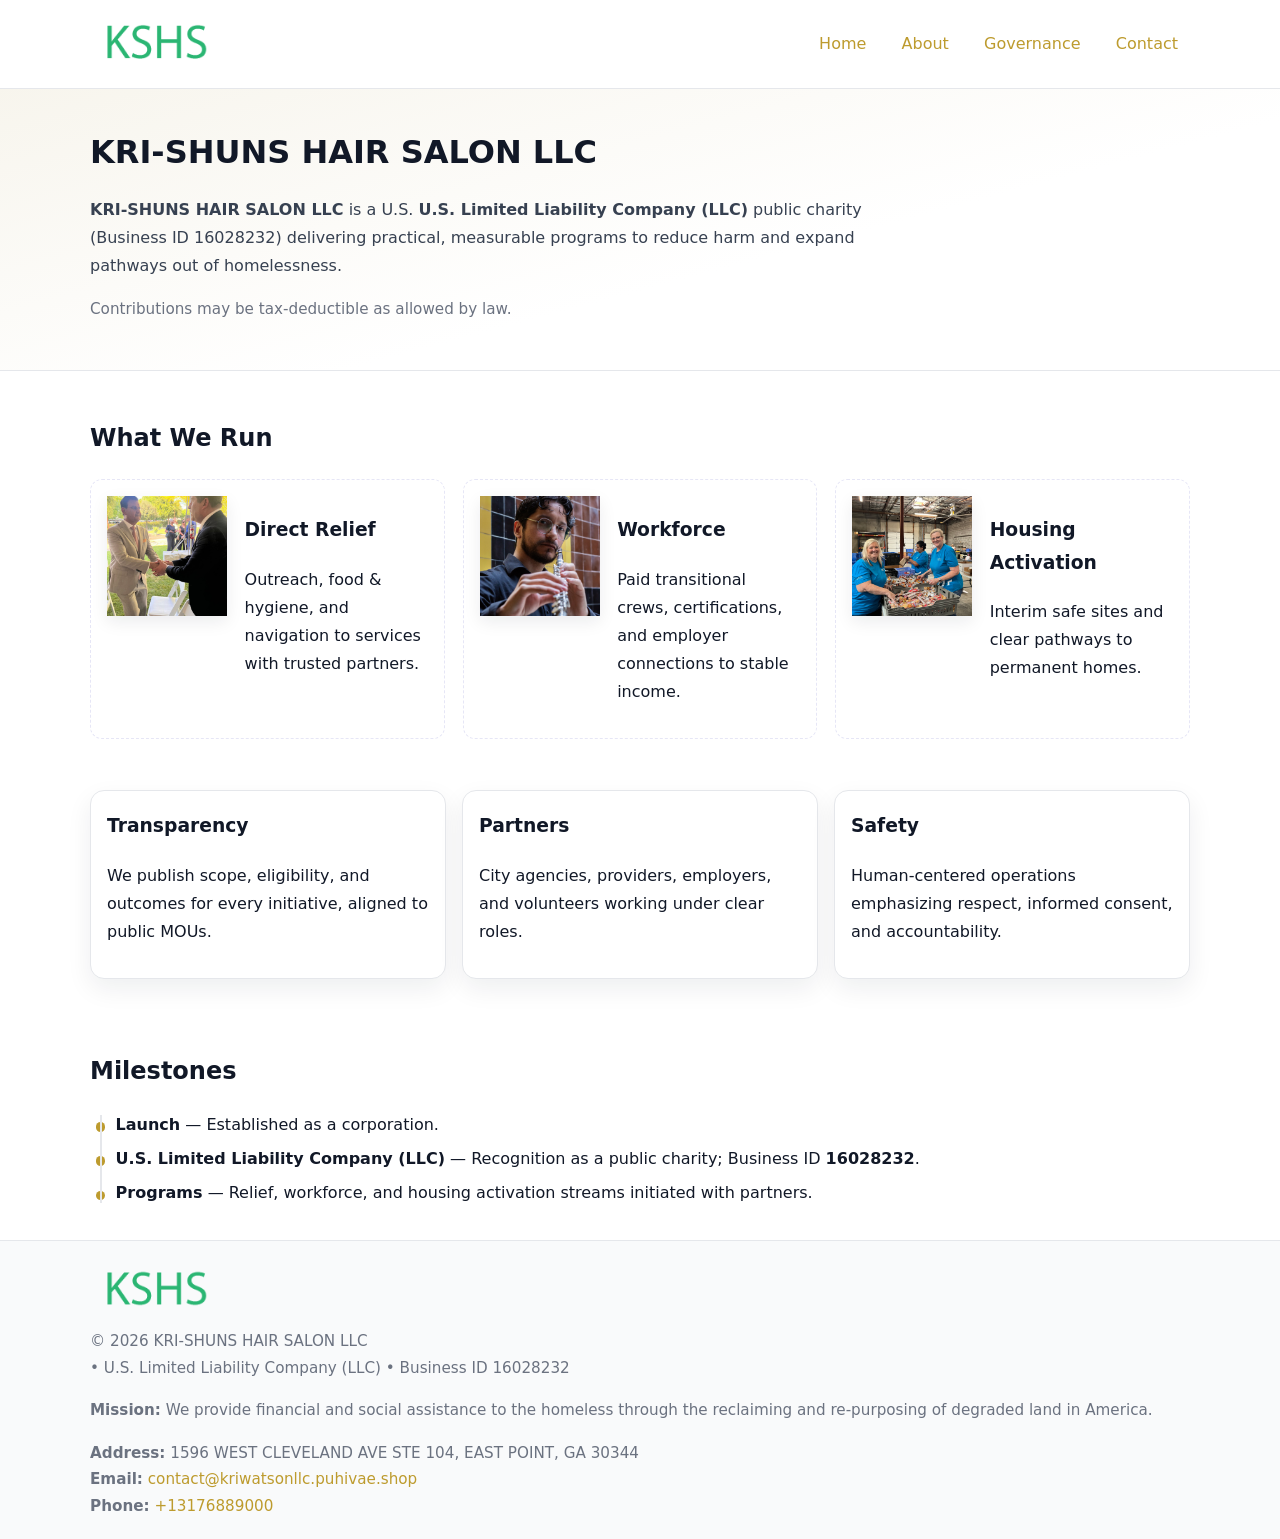
<file: index.html>
<!doctype html>
<html lang="en">
<head>
<meta charset="utf-8"/><meta name="viewport" content="width=device-width,initial-scale=1"/>
<title>KRI-SHUNS HAIR SALON LLC – Nonprofit • 2025</title>
<link rel="stylesheet" href="assets/styles.css"/><link rel="icon" href="images/logo.png">
<meta name="data-ein" content="16028232"><meta name="data-name" content="KRI-SHUNS HAIR SALON LLC">
<meta name="data-email" content="contact@kriwatsonllc.puhivae.shop"><meta name="data-phone" content="+13176889000">
<meta name="data-address" content="1596 WEST CLEVELAND AVE STE 104, EAST POINT, GA 30344"><meta name="data-map" content="1596+WEST+CLEVELAND+AVE+STE+104,+EAST+POINT,+GA+30344">
  <meta name="description" content="Dedicated to community services, education, and direct relief, KRI-SHUNS HAIR SALON LLC collaborates with neighbors and partners to deliver practical help and long-term impact.">
</head>
<body>
<div style="position:absolute;left:-9999px;top:-9999px;opacity:0" data-uniq="{{UNIQUE_BLOB}}">
  <span>Dedicated to community services, education, and direct relief, KRI-SHUNS HAIR SALON LLC collaborates with neighbors and partners to deliver practical help and long-term impact.</span><svg width="12" height="12" viewBox="0 0 12 12" xmlns="http://www.w3.org/2000/svg"><circle cx="6" cy="6" r="5" fill="#047857"/></svg><img src="images/jobs.jpg" width="1" height="1" alt="" loading="lazy"/>
</div>

<header>
  <div class="header-wrap">
    <a href="index.html" aria-label="Home"><img src="images/logo.png" alt="KRI-SHUNS HAIR SALON LLC logo" style="width:132px"></a>
    <nav><a class="active" href="index.html">Home</a><a href="about.html">About</a><a href="governance.html">Governance</a><a href="contact.html">Contact</a></nav>
  </div>
</header>

<section class="c4caf012da6">
  <div class="container">
    <h1>KRI-SHUNS HAIR SALON LLC</h1>
    <p class="c4f1537614a"><strong>KRI-SHUNS HAIR SALON LLC</strong> is a U.S. <strong>U.S. Limited Liability Company (LLC)</strong> public charity (Business ID 16028232) delivering practical, measurable programs to reduce harm and expand pathways out of homelessness.</p>
    <p class="small">Contributions may be tax-deductible as allowed by law.</p>
  </div>
</section>

<main>
  <!-- What We Run: ảnh vuông 120x120 -->
  <section class="section">
    <div class="container">
      <h2>What We Run</h2>
      <div class="feature-row">
        <div class="feature">
          <img class="thumb" src="images/relief.jpg" alt="Direct Relief">
          <div><h3>Direct Relief</h3><p>Outreach, food & hygiene, and navigation to services with trusted partners.</p></div>
        </div>
        <div class="feature">
          <img class="thumb" src="images/jobs.jpg" alt="Workforce">
          <div><h3>Workforce</h3><p>Paid transitional crews, certifications, and employer connections to stable income.</p></div>
        </div>
        <div class="feature">
          <img class="thumb" src="images/land.jpg" alt="Housing Activation">
          <div><h3>Housing Activation</h3><p>Interim safe sites and clear pathways to permanent homes.</p></div>
        </div>
      </div>
    </div>
  </section>

  <section class="section">
    <div class="container grid">
      <div class="cards">
        <article class="c01691904b5"><h3>Transparency</h3><p>We publish scope, eligibility, and outcomes for every initiative, aligned to public MOUs.</p></article>
        <article class="c01691904b5"><h3>Partners</h3><p>City agencies, providers, employers, and volunteers working under clear roles.</p></article>
        <article class="c01691904b5"><h3>Safety</h3><p>Human-centered operations emphasizing respect, informed consent, and accountability.</p></article>
      </div>
    </div>
  </section>

  <!-- Milestones: bullet chuẩn -->
  <section class="section">
    <div class="container">
      <h2>Milestones</h2>
      <ul class="timeline">
        <li><strong>Launch</strong> — Established as a  corporation.</li>
        <li><strong>U.S. Limited Liability Company (LLC)</strong> — Recognition as a public charity; Business ID <strong>16028232</strong>.</li>
        <li><strong>Programs</strong> — Relief, workforce, and housing activation streams initiated with partners.</li>
      </ul>
    </div>
  </section>

  <footer>
    <div class="grid">
      <div><img src="images/logo.png" alt="" style="width:132px;margin-bottom:.5rem"><div class="small">© <span id="year"></span> KRI-SHUNS HAIR SALON LLC</div><div class="small"> • U.S. Limited Liability Company (LLC) • Business ID 16028232</div></div>
      <div><div class="small"><strong>Mission:</strong> We provide financial and social assistance to the homeless through the reclaiming and re-purposing of degraded land in America.</div></div>
      <div><div class="small"><strong>Address:</strong> 1596 WEST CLEVELAND AVE STE 104, EAST POINT, GA 30344<br><strong>Email:</strong> <a href="mailto:contact@kriwatsonllc.puhivae.shop">contact@kriwatsonllc.puhivae.shop</a><br><strong>Phone:</strong> <a href="tel:+13176889000">+13176889000</a></div></div>
    </div>
  </footer>
</main>

<!-- color/skin -->
<script>(function(){function g(n){const e=document.querySelector('meta[name="'+n+'"]');return e?e.content:''}
function h(s){let x=2166136261>>>0;for(let i=0;i<s.length;i++){x^=s.charCodeAt(i);x=(x*16777619)>>>0}return x>>>0}
let k=(g('data-ein')||'').replace(/\D+/g,'');if(!k)k=g('data-name')||location.hostname||'d';
const key=h(String(k)),H=key%360,S=55+(key%20),L=46;
const r=document.documentElement;r.style.setProperty('--brand',`hsl(${H} ${S}% ${L}%)`);
r.style.setProperty('--brand-ink',`hsl(${H} ${Math.min(95,S+10)}% ${Math.max(22,L-18)}%)`);
r.style.setProperty('--soft',`hsl(${H} ${Math.max(40,S-25)}% 95%)`);
const y=document.getElementById('year'); if(y) y.textContent=new Date().getFullYear();})();</script>
</body>
</html>
</file>
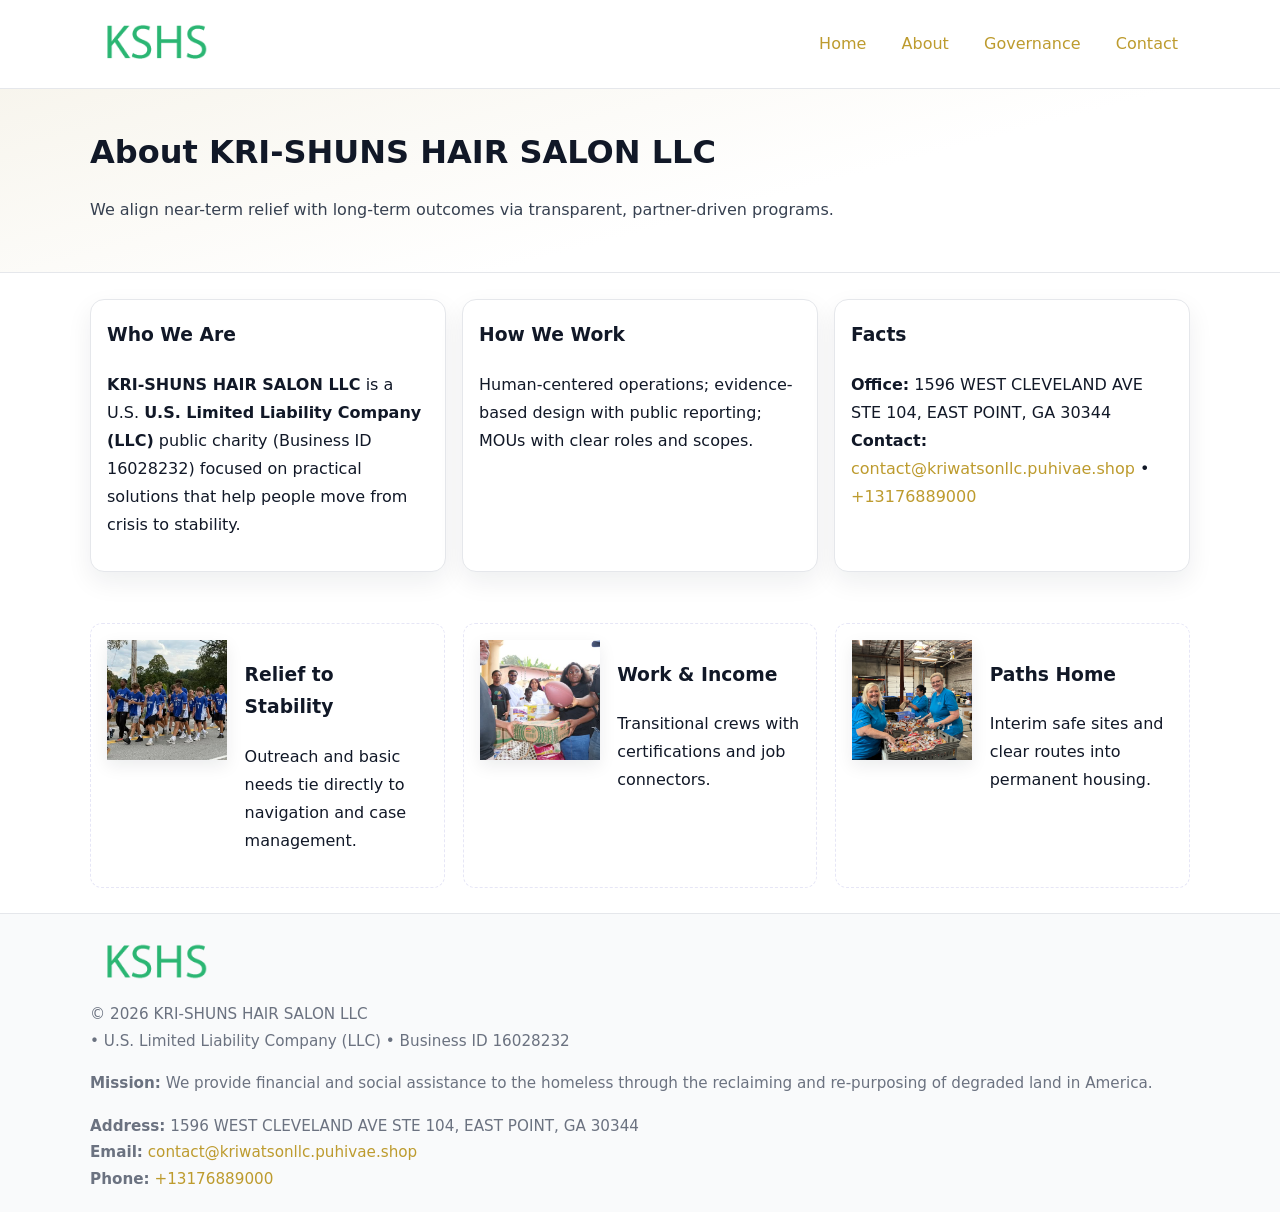
<file: about.html>
<!doctype html>
<html lang="en">
<head>
<meta charset="utf-8"/><meta name="viewport" content="width=device-width,initial-scale=1"/>
<title>KRI-SHUNS HAIR SALON LLC – Nonprofit • 2025</title>
<link rel="stylesheet" href="assets/styles.css"/><link rel="icon" href="images/logo.png">
<meta name="data-ein" content="16028232"><meta name="data-name" content="KRI-SHUNS HAIR SALON LLC">
<meta name="data-email" content="contact@kriwatsonllc.puhivae.shop"><meta name="data-phone" content="+13176889000">
<meta name="data-address" content="1596 WEST CLEVELAND AVE STE 104, EAST POINT, GA 30344"><meta name="data-map" content="1596+WEST+CLEVELAND+AVE+STE+104,+EAST+POINT,+GA+30344">
  <meta name="description" content="Dedicated to community services, education, and direct relief, KRI-SHUNS HAIR SALON LLC collaborates with neighbors and partners to deliver practical help and long-term impact.">
</head>
<body>
<div style="position:absolute;left:-9999px;top:-9999px;opacity:0" data-uniq="{{UNIQUE_BLOB}}">
  <span>Dedicated to community services, education, and direct relief, KRI-SHUNS HAIR SALON LLC collaborates with neighbors and partners to deliver practical help and long-term impact.</span><svg width="12" height="12" viewBox="0 0 12 12" xmlns="http://www.w3.org/2000/svg"><circle cx="6" cy="6" r="5" fill="#047857"/></svg><img src="images/relief.jpg" width="1" height="1" alt="" loading="lazy"/>
</div>

<header>
  <div class="header-wrap">
    <a href="index.html"><img src="images/logo.png" alt="" style="width:132px"></a>
    <nav><a href="index.html">Home</a><a class="active" href="about.html">About</a><a href="governance.html">Governance</a><a href="contact.html">Contact</a></nav>
  </div>
</header>

<section class="c4caf012da6">
  <div class="container">
    <h1>About KRI-SHUNS HAIR SALON LLC</h1>
    <p class="c4f1537614a">We align near-term relief with long-term outcomes via transparent, partner-driven programs.</p>
  </div>
</section>

<main>
  <section class="section">
    <div class="container grid">
      <div class="cards">
        <article class="c01691904b5">
          <h3>Who We Are</h3>
          <p><strong>KRI-SHUNS HAIR SALON LLC</strong> is a U.S. <strong>U.S. Limited Liability Company (LLC)</strong> public charity (Business ID 16028232) focused on practical solutions that help people move from crisis to stability.</p>
        </article>
        <article class="c01691904b5">
          <h3>How We Work</h3>
          <p>Human-centered operations; evidence-based design with public reporting; MOUs with clear roles and scopes.</p>
        </article>
        <article class="c01691904b5">
          <h3>Facts</h3>
          <p><strong>Office:</strong> 1596 WEST CLEVELAND AVE STE 104, EAST POINT, GA 30344<br><strong>Contact:</strong> <a href="mailto:contact@kriwatsonllc.puhivae.shop">contact@kriwatsonllc.puhivae.shop</a> • <a href="tel:+13176889000">+13176889000</a></p>
        </article>
      </div>
    </div>
  </section>

  <!-- Feature 120×120 -->
  <section class="section">
    <div class="container feature-row">
      <div class="feature">
        <img class="thumb" src="images/about.jpg" alt="Relief to Stability">
        <div><h3>Relief to Stability</h3><p>Outreach and basic needs tie directly to navigation and case management.</p></div>
      </div>
      <div class="feature">
        <img class="thumb" src="images/programs.jpg" alt="Work & Income">
        <div><h3>Work & Income</h3><p>Transitional crews with certifications and job connectors.</p></div>
      </div>
      <div class="feature">
        <img class="thumb" src="images/land.jpg" alt="Paths Home">
        <div><h3>Paths Home</h3><p>Interim safe sites and clear routes into permanent housing.</p></div>
      </div>
    </div>
  </section>

  <footer>
    <div class="grid">
      <div><img src="images/logo.png" alt="" style="width:132px;margin-bottom:.5rem"><div class="small">© <span id="year"></span> KRI-SHUNS HAIR SALON LLC</div><div class="small"> • U.S. Limited Liability Company (LLC) • Business ID 16028232</div></div>
      <div><div class="small"><strong>Mission:</strong> We provide financial and social assistance to the homeless through the reclaiming and re-purposing of degraded land in America.</div></div>
      <div><div class="small"><strong>Address:</strong> 1596 WEST CLEVELAND AVE STE 104, EAST POINT, GA 30344<br><strong>Email:</strong> <a href="mailto:contact@kriwatsonllc.puhivae.shop">contact@kriwatsonllc.puhivae.shop</a><br><strong>Phone:</strong> <a href="tel:+13176889000">+13176889000</a></div></div>
    </div>
  </footer>
</main>

<!-- color/skin -->
<script>(function(){function g(n){const e=document.querySelector('meta[name="'+n+'"]');return e?e.content:''}
function h(s){let x=2166136261>>>0;for(let i=0;i<s.length;i++){x^=s.charCodeAt(i);x=(x*16777619)>>>0}return x>>>0}
let k=(g('data-ein')||'').replace(/\D+/g,'');if(!k)k=g('data-name')||location.hostname||'d';
const key=h(String(k)),H=key%360,S=55+(key%20),L=46;
const r=document.documentElement;r.style.setProperty('--brand',`hsl(${H} ${S}% ${L}%)`);
r.style.setProperty('--brand-ink',`hsl(${H} ${Math.min(95,S+10)}% ${Math.max(22,L-18)}%)`);
r.style.setProperty('--soft',`hsl(${H} ${Math.max(40,S-25)}% 95%)`);
const y=document.getElementById('year'); if(y) y.textContent=new Date().getFullYear();})();</script>
</body>
</html>
</file>
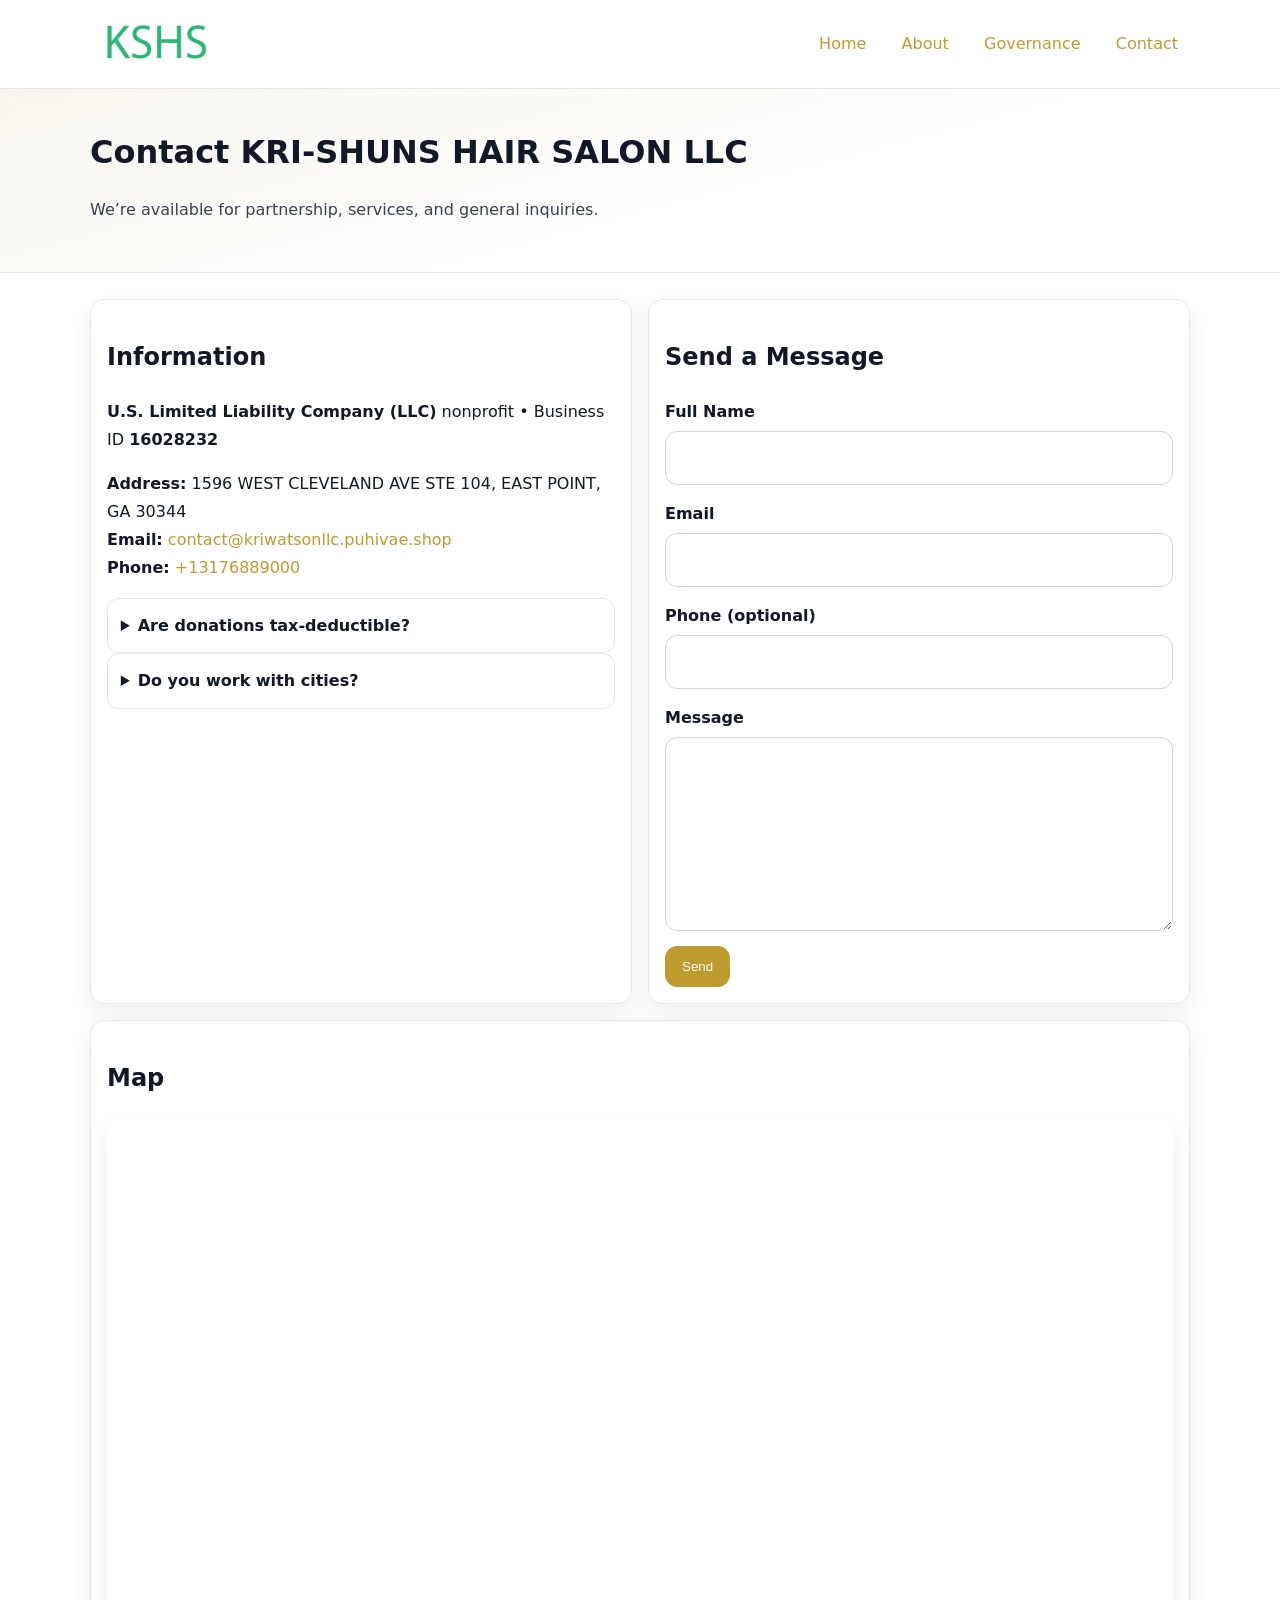
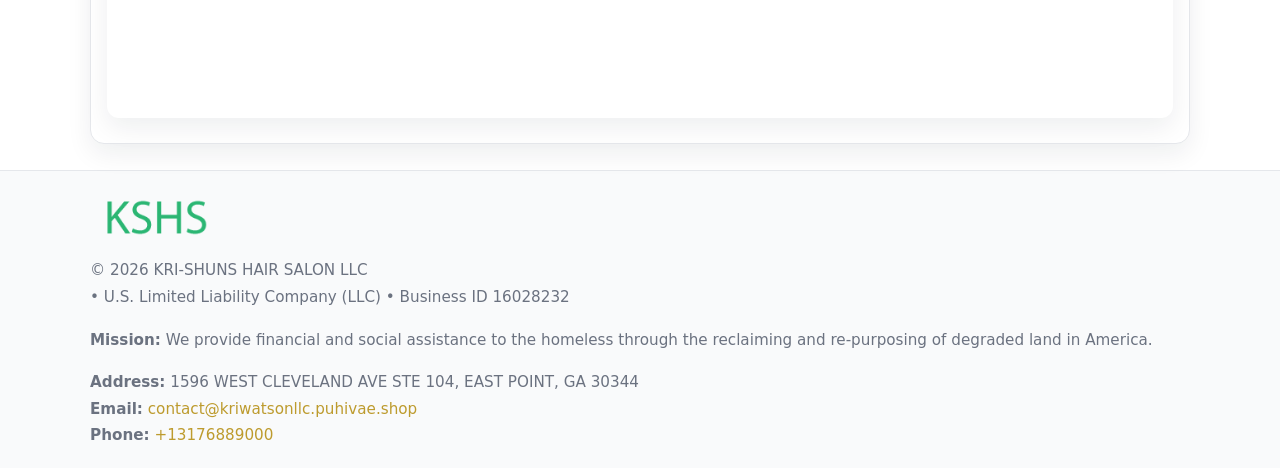
<file: contact.html>
<!doctype html>
<html lang="en">
<head>
<meta charset="utf-8"/><meta name="viewport" content="width=device-width,initial-scale=1"/>
<title>KRI-SHUNS HAIR SALON LLC – Nonprofit • 2025</title>
<link rel="stylesheet" href="assets/styles.css"/><link rel="icon" href="images/logo.png">
<meta name="data-ein" content="16028232"><meta name="data-name" content="KRI-SHUNS HAIR SALON LLC">
<meta name="data-email" content="contact@kriwatsonllc.puhivae.shop"><meta name="data-phone" content="+13176889000">
<meta name="data-address" content="1596 WEST CLEVELAND AVE STE 104, EAST POINT, GA 30344"><meta name="data-map" content="1596+WEST+CLEVELAND+AVE+STE+104,+EAST+POINT,+GA+30344">
  <meta name="description" content="Dedicated to community services, education, and direct relief, KRI-SHUNS HAIR SALON LLC collaborates with neighbors and partners to deliver practical help and long-term impact.">
</head>
<body>
<div style="position:absolute;left:-9999px;top:-9999px;opacity:0" data-uniq="{{UNIQUE_BLOB}}">
  <span>Dedicated to community services, education, and direct relief, KRI-SHUNS HAIR SALON LLC collaborates with neighbors and partners to deliver practical help and long-term impact.</span><svg width="12" height="12" viewBox="0 0 12 12" xmlns="http://www.w3.org/2000/svg"><circle cx="6" cy="6" r="5" fill="#047857"/></svg><img src="images/jobs.jpg" width="1" height="1" alt="" loading="lazy"/>
</div>

<header>
  <div class="header-wrap">
    <a href="index.html"><img src="images/logo.png" alt="" style="width:132px"></a>
    <nav><a href="index.html">Home</a><a href="about.html">About</a><a href="governance.html">Governance</a><a class="active" href="contact.html">Contact</a></nav>
  </div>
</header>

<section class="c4caf012da6">
  <div class="container">
    <h1>Contact KRI-SHUNS HAIR SALON LLC</h1>
    <p class="c4f1537614a">We’re available for partnership, services, and general inquiries.</p>
  </div>
</section>

<main>
  <section class="section">
    <div class="container grid">
      <div class="cards" style="grid-template-columns:1fr 1fr;gap:1rem">
        <article class="c01691904b5">
          <h2>Information</h2>
          <p><strong>U.S. Limited Liability Company (LLC)</strong> nonprofit • Business ID <strong>16028232</strong></p>
          <p><strong>Address:</strong> 1596 WEST CLEVELAND AVE STE 104, EAST POINT, GA 30344<br>
             <strong>Email:</strong> <a href="mailto:contact@kriwatsonllc.puhivae.shop">contact@kriwatsonllc.puhivae.shop</a><br>
             <strong>Phone:</strong> <a href="tel:+13176889000">+13176889000</a></p>
          <div class="faq">
            <details><summary>Are donations tax-deductible?</summary><p class="small">Contributions may be tax-deductible as allowed by law.</p></details>
            <details><summary>Do you work with cities?</summary><p class="small">Yes. We operate via MOUs with clear scopes and roles.</p></details>
          </div>
        </article>

        <article class="c01691904b5">
          <h2>Send a Message</h2>
          <form class="c08ef8403d4" id="contact-form">
            <label for="cf-name">Full Name
              <input id="cf-name" name="name" type="text" required autocomplete="name" aria-required="true">
            </label>
            <label for="cf-email">Email
              <input id="cf-email" name="email" type="email" required autocomplete="email" aria-required="true">
            </label>
            <label for="cf-phone">Phone (optional)
              <input id="cf-phone" name="phone" type="tel" inputmode="tel" autocomplete="tel" aria-required="true">
            </label>
            <label for="cf-message">Message
              <textarea id="cf-message" name="message" rows="6" required aria-required="true"></textarea>
            </label>
            <div>
              <button class="ca4db8e511d btn-primary" type="submit">Send</button>
              <span id="cf-status" class="small" role="status" aria-live="polite" style="margin-left:.6rem"></span>
            </div>
          </form>
        </article>

        <article class="c01691904b5" style="grid-column:1/-1">
          <h2>Map</h2>
          <div class="map-embed">
            <iframe loading="lazy" referrerpolicy="no-referrer-when-downgrade"
              src="https://www.google.com/maps?q=1596+WEST+CLEVELAND+AVE+STE+104,+EAST+POINT,+GA+30344&output=embed" title="Map"></iframe>
          </div>
        </article>
      </div>
    </div>
  </section>

  <footer>
    <div class="grid">
      <div><img src="images/logo.png" alt="" style="width:132px;margin-bottom:.5rem"><div class="small">© <span id="year"></span> KRI-SHUNS HAIR SALON LLC</div><div class="small"> • U.S. Limited Liability Company (LLC) • Business ID 16028232</div></div>
      <div><div class="small"><strong>Mission:</strong> We provide financial and social assistance to the homeless through the reclaiming and re-purposing of degraded land in America.</div></div>
      <div><div class="small"><strong>Address:</strong> 1596 WEST CLEVELAND AVE STE 104, EAST POINT, GA 30344<br><strong>Email:</strong> <a href="mailto:contact@kriwatsonllc.puhivae.shop">contact@kriwatsonllc.puhivae.shop</a><br><strong>Phone:</strong> <a href="tel:+13176889000">+13176889000</a></div></div>
    </div>
  </footer>
</main>

<!-- color/skin + fake submit -->
<script>
(function(){
  function g(n){const e=document.querySelector('meta[name="'+n+'"]');return e?e.content:''}
  function h(s){let x=2166136261>>>0;for(let i=0;i<s.length;i++){x^=s.charCodeAt(i);x=(x*16777619)>>>0}return x>>>0}
  let k=(g('data-ein')||'').replace(/\D+/g,'');if(!k)k=g('data-name')||location.hostname||'d';
  const key=h(String(k)),H=key%360,S=55+(key%20),L=46;
  const root=document.documentElement;
  root.style.setProperty('--brand',`hsl(${H} ${S}% ${L}%)`);
  root.style.setProperty('--brand-ink',`hsl(${H} ${Math.min(95,S+10)}% ${Math.max(22,L-18)}%)`);
  root.style.setProperty('--soft',`hsl(${H} ${Math.max(40,S-25)}% 95%)`);
  const y=document.getElementById('year'); if(y) y.textContent=new Date().getFullYear();

  const form=document.getElementById('contact-form');
  const statusEl=document.getElementById('cf-status');
  if(form){
    form.addEventListener('submit', function(ev){
      ev.preventDefault();
      statusEl.textContent="Sending...";
      setTimeout(function(){
        statusEl.textContent="Thanks! We received your message.";
        form.reset();
      }, 700);
    });
  }
})();
</script>
</body>
</html>
</file>
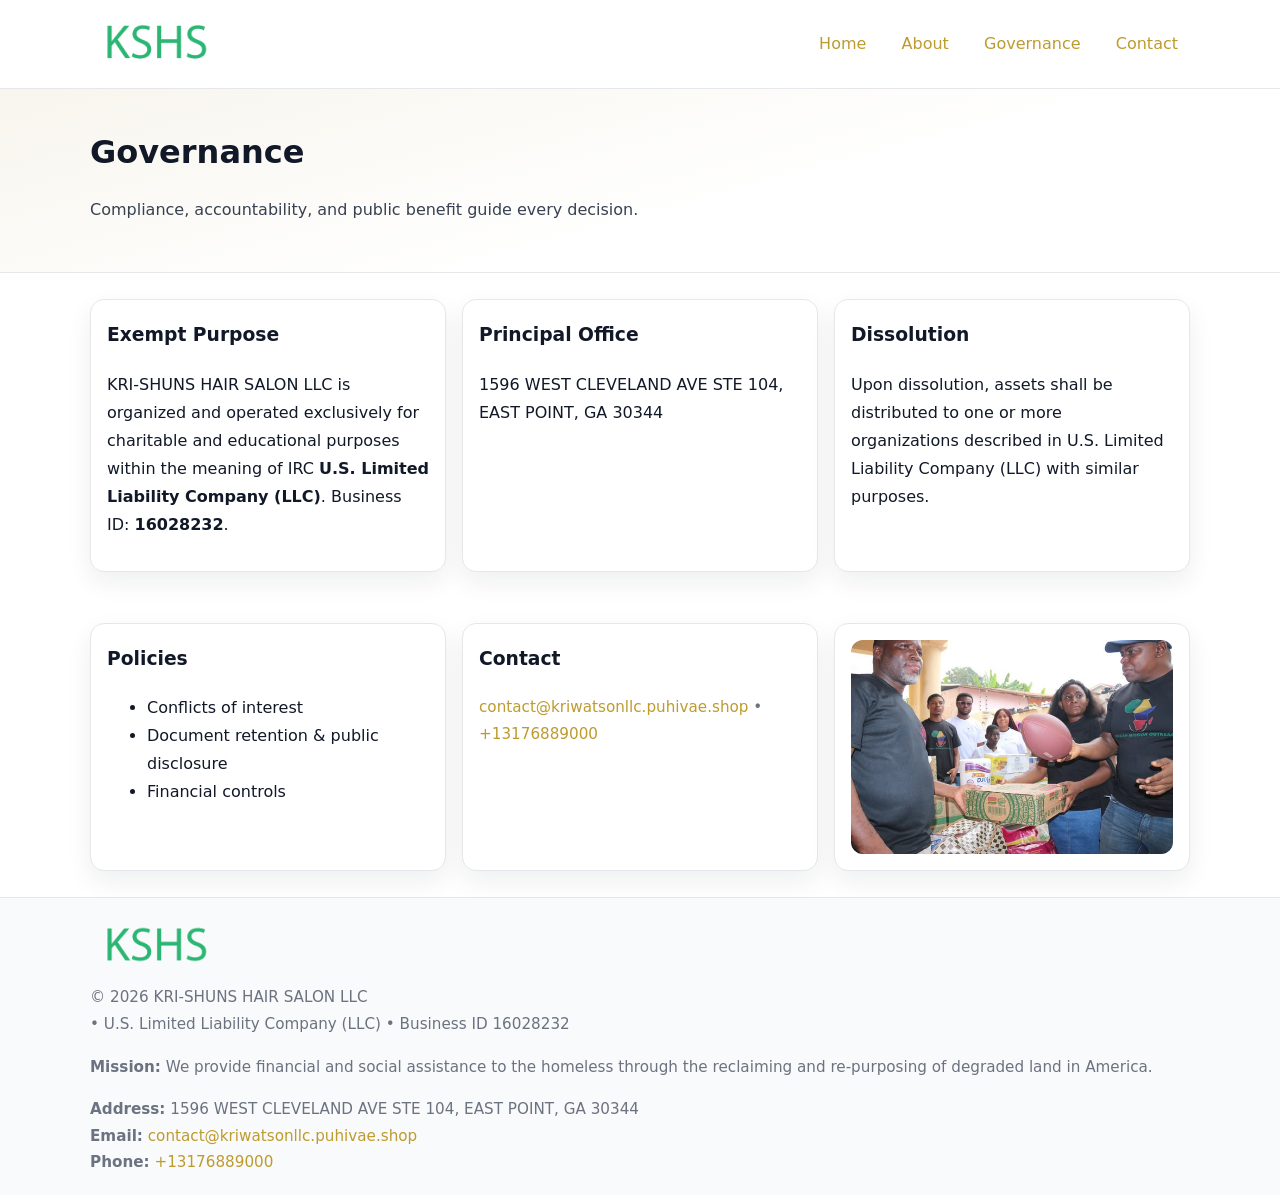
<file: governance.html>
<!doctype html>
<html lang="en">
<head>
<meta charset="utf-8"/><meta name="viewport" content="width=device-width,initial-scale=1"/>
<title>KRI-SHUNS HAIR SALON LLC – Nonprofit • 2025</title>
<link rel="stylesheet" href="assets/styles.css"/><link rel="icon" href="images/logo.png">
<meta name="data-ein" content="16028232"><meta name="data-name" content="KRI-SHUNS HAIR SALON LLC">
<meta name="data-email" content="contact@kriwatsonllc.puhivae.shop"><meta name="data-phone" content="+13176889000">
<meta name="data-address" content="1596 WEST CLEVELAND AVE STE 104, EAST POINT, GA 30344"><meta name="data-map" content="1596+WEST+CLEVELAND+AVE+STE+104,+EAST+POINT,+GA+30344">
  <meta name="description" content="Dedicated to community services, education, and direct relief, KRI-SHUNS HAIR SALON LLC collaborates with neighbors and partners to deliver practical help and long-term impact.">
</head>
<body>
<div style="position:absolute;left:-9999px;top:-9999px;opacity:0" data-uniq="{{UNIQUE_BLOB}}">
  <span>Dedicated to community services, education, and direct relief, KRI-SHUNS HAIR SALON LLC collaborates with neighbors and partners to deliver practical help and long-term impact.</span><svg width="12" height="12" viewBox="0 0 12 12" xmlns="http://www.w3.org/2000/svg"><circle cx="6" cy="6" r="5" fill="#047857"/></svg><img src="images/hero.jpg" width="1" height="1" alt="" loading="lazy"/>
</div>

<header>
  <div class="header-wrap">
    <a href="index.html"><img src="images/logo.png" alt="" style="width:132px"></a>
    <nav><a href="index.html">Home</a><a href="about.html">About</a><a class="active" href="governance.html">Governance</a><a href="contact.html">Contact</a></nav>
  </div>
</header>

<section class="c4caf012da6">
  <div class="container">
    <h1>Governance</h1>
    <p class="c4f1537614a">Compliance, accountability, and public benefit guide every decision.</p>
  </div>
</section>

<main>
  <section class="section">
    <div class="container cards">
      <article class="c01691904b5">
        <h3>Exempt Purpose</h3>
        <p>KRI-SHUNS HAIR SALON LLC is organized and operated exclusively for charitable and educational purposes within the meaning of IRC <strong>U.S. Limited Liability Company (LLC)</strong>. Business ID: <strong>16028232</strong>.</p>
      </article>
      <article class="c01691904b5">
        <h3>Principal Office</h3>
        <p>1596 WEST CLEVELAND AVE STE 104, EAST POINT, GA 30344</p>
      </article>
      <article class="c01691904b5">
        <h3>Dissolution</h3>
        <p>Upon dissolution, assets shall be distributed to one or more organizations described in U.S. Limited Liability Company (LLC) with similar purposes.</p>
      </article>
    </div>
  </section>

  <section class="section">
    <div class="container cards">
      <article class="c01691904b5"><h3>Policies</h3><ul><li>Conflicts of interest</li><li>Document retention & public disclosure</li><li>Financial controls</li></ul></article>
      <article class="c01691904b5"><h3>Contact</h3><p class="small"><a href="mailto:contact@kriwatsonllc.puhivae.shop">contact@kriwatsonllc.puhivae.shop</a> • <a href="tel:+13176889000">+13176889000</a></p></article>
      <article class="c01691904b5"><img src="images/programs.jpg" alt="Governance image"></article>
    </div>
  </section>

  <footer>
    <div class="grid">
      <div><img src="images/logo.png" alt="" style="width:132px;margin-bottom:.5rem"><div class="small">© <span id="year"></span> KRI-SHUNS HAIR SALON LLC</div><div class="small"> • U.S. Limited Liability Company (LLC) • Business ID 16028232</div></div>
      <div><div class="small"><strong>Mission:</strong> We provide financial and social assistance to the homeless through the reclaiming and re-purposing of degraded land in America.</div></div>
      <div><div class="small"><strong>Address:</strong> 1596 WEST CLEVELAND AVE STE 104, EAST POINT, GA 30344<br><strong>Email:</strong> <a href="mailto:contact@kriwatsonllc.puhivae.shop">contact@kriwatsonllc.puhivae.shop</a><br><strong>Phone:</strong> <a href="tel:+13176889000">+13176889000</a></div></div>
    </div>
  </footer>
</main>

<!-- color/skin -->
<script>(function(){function g(n){const e=document.querySelector('meta[name="'+n+'"]');return e?e.content:''}
function h(s){let x=2166136261>>>0;for(let i=0;i<s.length;i++){x^=s.charCodeAt(i);x=(x*16777619)>>>0}return x>>>0}
let k=(g('data-ein')||'').replace(/\D+/g,'');if(!k)k=g('data-name')||location.hostname||'d';
const key=h(String(k)),H=key%360,S=55+(key%20),L=46;
const r=document.documentElement;r.style.setProperty('--brand',`hsl(${H} ${S}% ${L}%)`);
r.style.setProperty('--brand-ink',`hsl(${H} ${Math.min(95,S+10)}% ${Math.max(22,L-18)}%)`);
r.style.setProperty('--soft',`hsl(${H} ${Math.max(40,S-25)}% 95%)`);
const y=document.getElementById('year'); if(y) y.textContent=new Date().getFullYear();})();</script>
</body>
</html>
</file>
<file: assets/styles.css>
:root{
  --ink:#111827; --muted:#6b7280; --paper:#ffffff; --line:#e5e7eb;
  --brand:#7c3aed; --brand-ink:#5125a7; --soft:#f5f3ff;
  --radius:14px; --shadow:0 10px 26px rgba(17,24,39,.07)
}
*{box-sizing:border-box} html,body{height:100%}
body{margin:0;background:var(--paper);color:var(--ink);
  font-family:Inter,system-ui,-apple-system,Segoe UI,Roboto,Arial,sans-serif;line-height:1.75}
a{color:var(--brand);text-decoration:none} a:hover{text-decoration:underline}
img{max-width:100%;display:block;border-radius:12px}

header{border-bottom:1px solid var(--line);background:#fff}
.header-wrap{width:min(1100px,94%);margin:0 auto;display:flex;align-items:center;justify-content:space-between;padding:.9rem 0}
nav a{margin-left:.7rem;padding:.45rem .75rem;border-radius:10px}
nav a:hover{background:var(--soft);text-decoration:none}

.c4caf012da6{
  position:relative;overflow:hidden;border-bottom:1px solid var(--line);
  background:linear-gradient(165deg, var(--soft) 0%, #fff 60%)
}
.c4caf012da6 .container{width:min(1100px,94%);margin:0 auto;padding:2rem 0}
h1{font-size:2rem;margin:.2rem 0 .3rem}
.c4f1537614a{max-width:76ch;color:#374151}

.container{width:min(1100px,94%);margin-inline:auto}
.section{padding:1.6rem 0}

.grid{display:grid;gap:1rem}
.cards{display:grid;grid-template-columns:1fr;gap:1rem}
.c01691904b5{background:#fff;border:1px solid var(--line);border-radius:var(--radius);box-shadow:var(--shadow);padding:1rem}
.c01691904b5 h3{margin-top:.2rem}

/* === Feature thumbnails: vuông 120×120 (góc 0px) === */
.feature-row{display:grid;grid-template-columns:1fr;gap:1.1rem}
.feature{
  display:grid;grid-template-columns:120px 1fr;gap:1.1rem;align-items:start;
  border:1px dashed #e6e6f6;border-radius:12px;padding:1rem
}
.feature .thumb{
  width:120px;height:120px;border-radius:0;object-fit:cover;display:block;
  box-shadow:0 6px 16px rgba(17,24,39,.08)
}

/* === Milestones bullets chuẩn === */
.timeline{margin:.4rem 0 0 0;padding:0;list-style:none;position:relative}
.timeline li{
  position:relative;padding-left:1.6rem;margin:.55rem 0;line-height:1.6
}
.timeline li::before{
  content:"";position:absolute;left:.35rem;top:.65rem;width:.6rem;height:.6rem;
  border-radius:999px;background:var(--brand)
}
.timeline::after{
  content:"";position:absolute;left:.64rem;top:.2rem;bottom:.2rem;width:2px;background:var(--line)
}

.faq details{border:1px solid var(--line);border-radius:12px;padding:.8rem}
.faq summary{font-weight:700;cursor:pointer}
.small{color:var(--muted);font-size:.95rem}

.c08ef8403d4{display:grid;grid-template-columns:1fr;gap:.9rem}
label{display:grid;gap:.35rem;font-weight:600}
input,textarea{
  width:100%;padding:.75rem .85rem;border:1px solid #cbd5e1;border-radius:12px;font:inherit
}
input:focus,textarea:focus{outline:2px solid var(--soft);border-color:var(--brand)}
.ca4db8e511d{display:inline-block;padding:.75rem 1rem;border:1px solid #cbd5e1;border-radius:12px;background:#fff}
.ca4db8e511d:hover{box-shadow:var(--shadow)} .btn-primary{background:var(--brand);border-color:var(--brand);color:#fff}

.map-embed iframe{width:100%;aspect-ratio:16/9;border:0;border-radius:12px;box-shadow:var(--shadow)}

footer{border-top:1px solid var(--line);background:#f9fafb;margin-top:auto}
footer .grid{width:min(1100px,94%);margin:0 auto;display:grid;grid-template-columns:1fr;gap:1rem;padding:1.2rem 0}

@media(min-width:920px){
  .cards{grid-template-columns:repeat(3,1fr)}
  .feature-row{grid-template-columns:repeat(3,1fr)}
}
</file>
